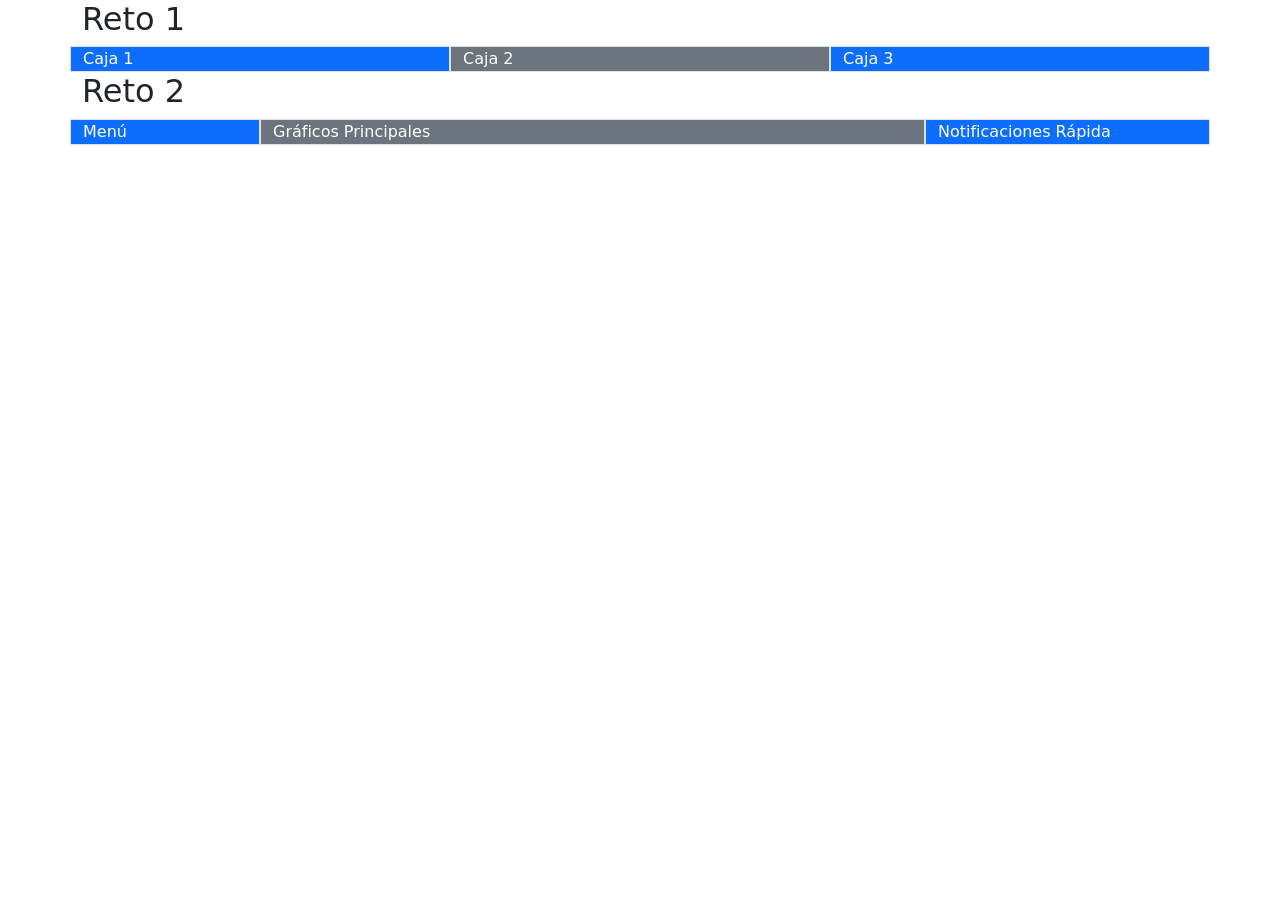
<file: Ejercicio_Rejilla_Boostrap/index.html>
<!DOCTYPE html>
<html lang="es">
<head>
    <meta charset="UTF-8">
    <meta name="viewport" content="width=device-width, initial-scale=1.0">
    <title>Bootstrap</title>
    <link href="https://cdn.jsdelivr.net/npm/bootstrap@5.3.8/dist/css/bootstrap.min.css" rel="stylesheet" integrity="sha384-sRIl4kxILFvY47J16cr9ZwB07vP4J8+LH7qKQnuqkuIAvNWLzeN8tE5YBujZqJLB" crossorigin="anonymous">
</head>
<body>
    <main class="container">

        <h2>Reto 1</h2>
       
        <div class="row">
            <div class="col-12 col-md-6 col-lg-4 bg-primary text-white border">Caja 1</div>
            <div class="col-12 col-md-3 col-lg-4 bg-secondary text-white border">Caja 2</div>
            <div class="col-12 col-md-3 col-lg-4 bg-primary text-white border">Caja 3</div>
        </div>

        <h2>Reto 2</h2>
        
        <div class="row">
            <div class="col-12 col-lg-2 bg-primary text-white border">Menú</div>
            <div class="col-12 col-lg-7 bg-secondary text-white border">Gráficos Principales</div>
            <div class="col-12 col-lg-3 bg-primary text-white border">Notificaciones Rápida</div>
        </div>
    </main>
</body>
</html>
</file>
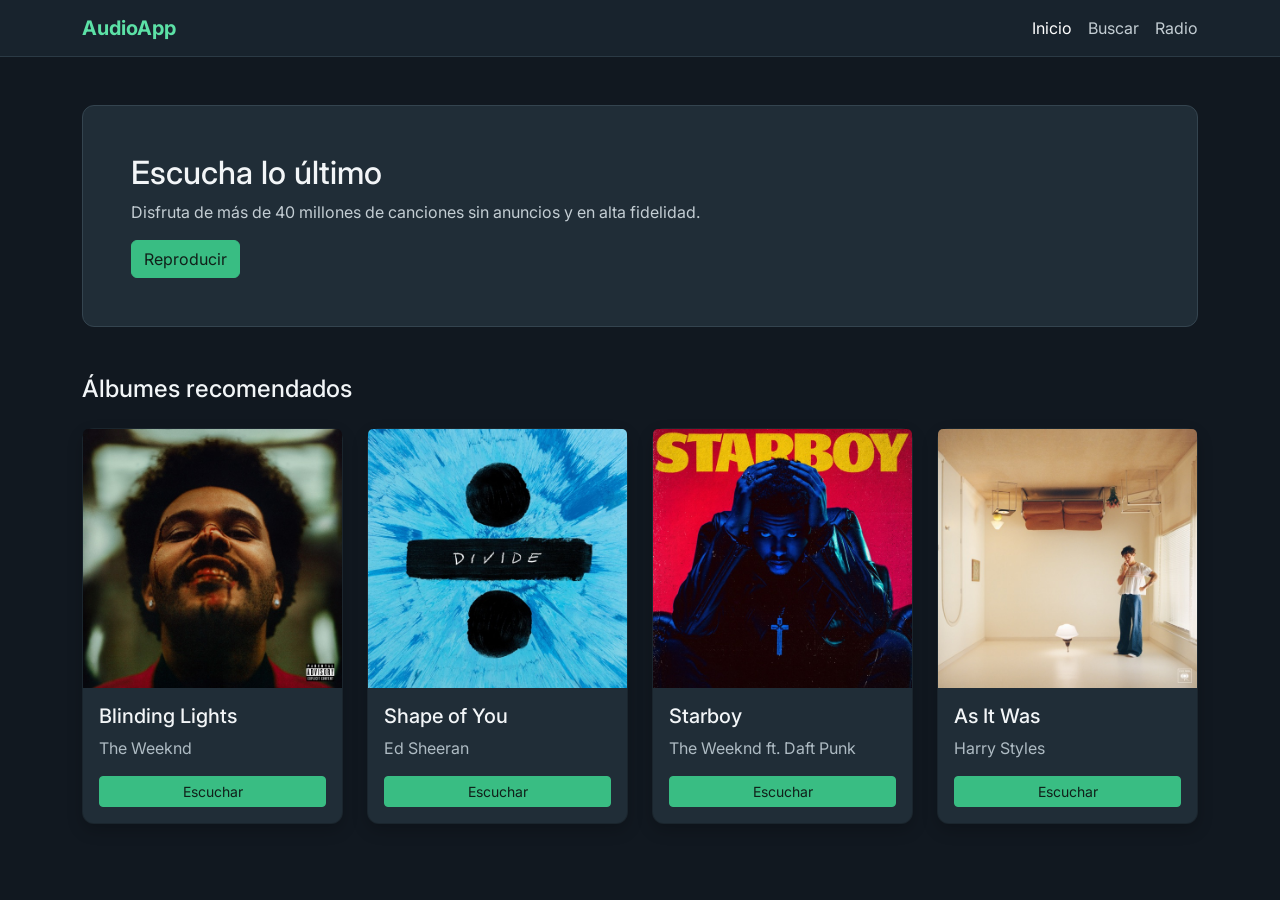
<file: Reto_ejercicio_/index.html>
<!DOCTYPE html>
<html lang="es">

<head>
    <meta charset="UTF-8">
    <meta name="viewport" content="width=device-width, initial-scale=1.0">
    <title>AudioApp - Escucha lo último</title>
    <link href="https://fonts.googleapis.com/css2?family=Inter:wght@400;500;600;700&display=swap" rel="stylesheet">
    <link rel="stylesheet" href="https://cdn.jsdelivr.net/npm/bootstrap@5.3.8/dist/css/bootstrap.min.css">
    <link rel="stylesheet" href="css/custom.css">
</head>

<body class="bg-dark text-light">
    <header>
        <nav class="navbar navbar-dark bg-dark">
            <div class="container">
                <a class="navbar-brand" href= >AudioApp</a>
                <ul class="navbar-nav ms-auto flex-row gap-3">
                    <li class="nav-item">
                        <a class="nav-link active" href= >Inicio</a>
                    </li>
                    <li class="nav-item">
                        <a class="nav-link" href= >Buscar</a>
                    </li>
                    <li class="nav-item">
                        <a class="nav-link" href= >Radio</a>
                    </li>
                </ul>
            </div>
        </nav>
    </header>

    <main class="container py-4 py-md-5">
        <section class="banner bg-secondary text-light border p-4 p-md-5 mb-5" id="inicio">
            <h1 class="h2">Escucha lo último</h1>
            <p>Disfruta de más de 40 millones de canciones sin anuncios y en alta fidelidad.</p>
            <a class="btn btn-success" >Reproducir</a>
        </section>

        <section id="albumes">
            <h2 class="h4 mb-4">Álbumes recomendados</h2>
            <div class="row g-4">
                <article class="col-12 col-sm-6 col-lg-3">
                    <div class="card album-card bg-secondary text-light h-100">
                        <img src="img/blinding-lights.jpg" class="card-img-top">
                        <div class="card-body">
                            <h3 class="card-title h5 mb-2">Blinding Lights</h3>
                            <p class="card-text mb-0">The Weeknd</p>
                            <button type="button" class="btn btn-success btn-sm w-100 mt-3">Escuchar</button>
                        </div>
                    </div>
                </article>
                <article class="col-12 col-sm-6 col-lg-3">
                    <div class="card album-card bg-secondary text-light h-100">
                        <img src="img/shape-of-you.jpg" class="card-img-top">
                        <div class="card-body">
                            <h3 class="card-title h5 mb-2">Shape of You</h3>
                            <p class="card-text mb-0">Ed Sheeran</p>
                            <button type="button" class="btn btn-success btn-sm w-100 mt-3">Escuchar</button>
                        </div>
                    </div>
                </article>
                <article class="col-12 col-sm-6 col-lg-3">
                    <div class="card album-card bg-secondary text-light h-100">
                        <img src="img/starboy.jpg" class="card-img-top">
                        <div class="card-body">
                            <h3 class="card-title h5 mb-2">Starboy</h3>
                            <p class="card-text mb-0">The Weeknd ft. Daft Punk</p>
                            <button type="button" class="btn btn-success btn-sm w-100 mt-3">Escuchar</button>
                        </div>
                    </div>
                </article>
                <article class="col-12 col-sm-6 col-lg-3">
                    <div class="card album-card bg-secondary text-light h-100">
                        <img src="img/as-it-was.jpg" class="card-img-top">
                        <div class="card-body">
                            <h3 class="card-title h5 mb-2">As It Was</h3>
                            <p class="card-text mb-0">Harry Styles</p>
                            <button type="button" class="btn btn-success btn-sm w-100 mt-3">Escuchar</button>
                        </div>
                    </div>
                </article>
            </div>
        </section>
    </main>
</body>

</html>
</file>
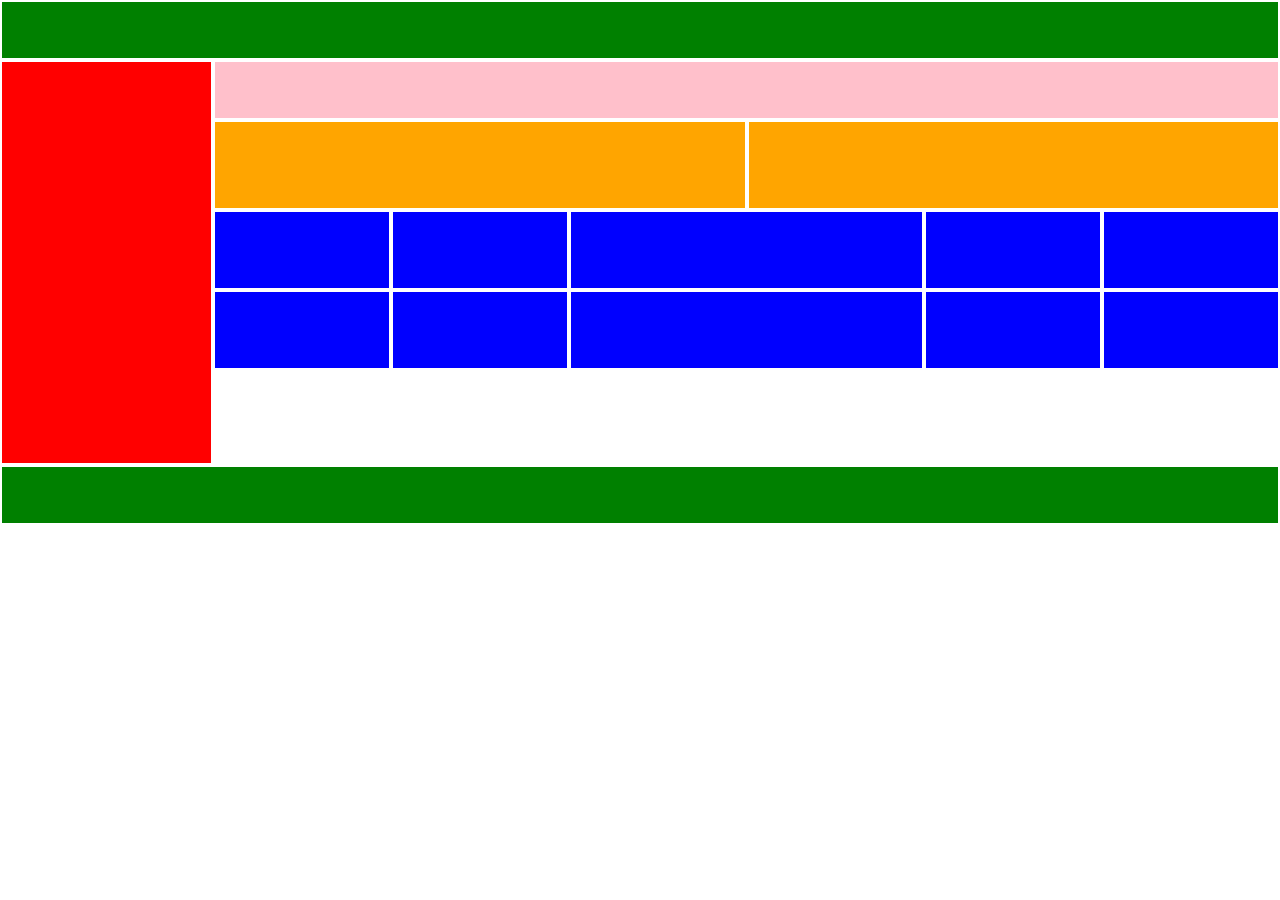
<file: ejercicio1.html>
<!DOCTYPE html>
<html lang="es">

<head>
    <meta charset="UTF-8">
    <meta name="viewport" content="width=device-width, initial-scale=1, shrink-to-fit=no">
    <title>Ejercicio 1 - Diseno responsive Bootstrap</title>
    <link rel="stylesheet" href="https://cdn.jsdelivr.net/npm/bootstrap@5.3.8/dist/css/bootstrap.min.css">
    <style>
        .verde {
            background-color: green;
            border: 2px solid white;
            height: 60px;
        }

        .rojo {
            background-color: red;
            border: 2px solid white;
            height: 45vh;
        }

        .rosa {
            background-color: pink;
            border: 2px solid white;
            height: 60px;
        }

        .naranja {
            background-color: orange;
            border: 2px solid white;
            height: 90px;
        }

        .azul {
            background-color: blue;
            border: 2px solid white;
            height: 80px;
        }
    </style>
</head>

<body>
    <div class="container-fluid">
        <header class="row">
            <div class="col-12 verde"></div>
        </header>

        <main class="row">
            <aside class="col-sm-3 col-md-2 d-none d-sm-block rojo"></aside>

            <section class="col-sm-9 col-md-10 col-12">
                <nav class="row">
                    <div class="col-12 rosa"></div>
                </nav>

                <section class="row">
                    <article class="col-12 col-md-6 naranja"></article>
                    <article class="col-12 col-md-6 naranja"></article>
                </section>

                <section class="row">
                    <article class="col-6 col-sm-4 col-md-2 azul"></article>
                    <article class="col-6 col-sm-4 col-md-2 azul"></article>
                    <article class="col-6 col-sm-4 col-md-4 azul"></article>
                    <article class="col-6 col-sm-4 col-md-2 azul"></article>
                    <article class="col-6 col-sm-4 col-md-2 azul"></article>
                </section>

                <section class="row">
                    <article class="col-6 col-sm-4 col-md-2 azul"></article>
                    <article class="col-6 col-sm-4 col-md-2 azul"></article>
                    <article class="col-6 col-sm-4 col-md-4 azul"></article>
                    <article class="col-6 col-sm-4 col-md-2 azul"></article>
                    <article class="col-6 col-sm-4 col-md-2 azul"></article>
                </section>
            </section>
        </main>

        <footer class="row">
            <div class="col-12 verde"></div>
        </footer>
    </div>
</body>

</html>
</file>
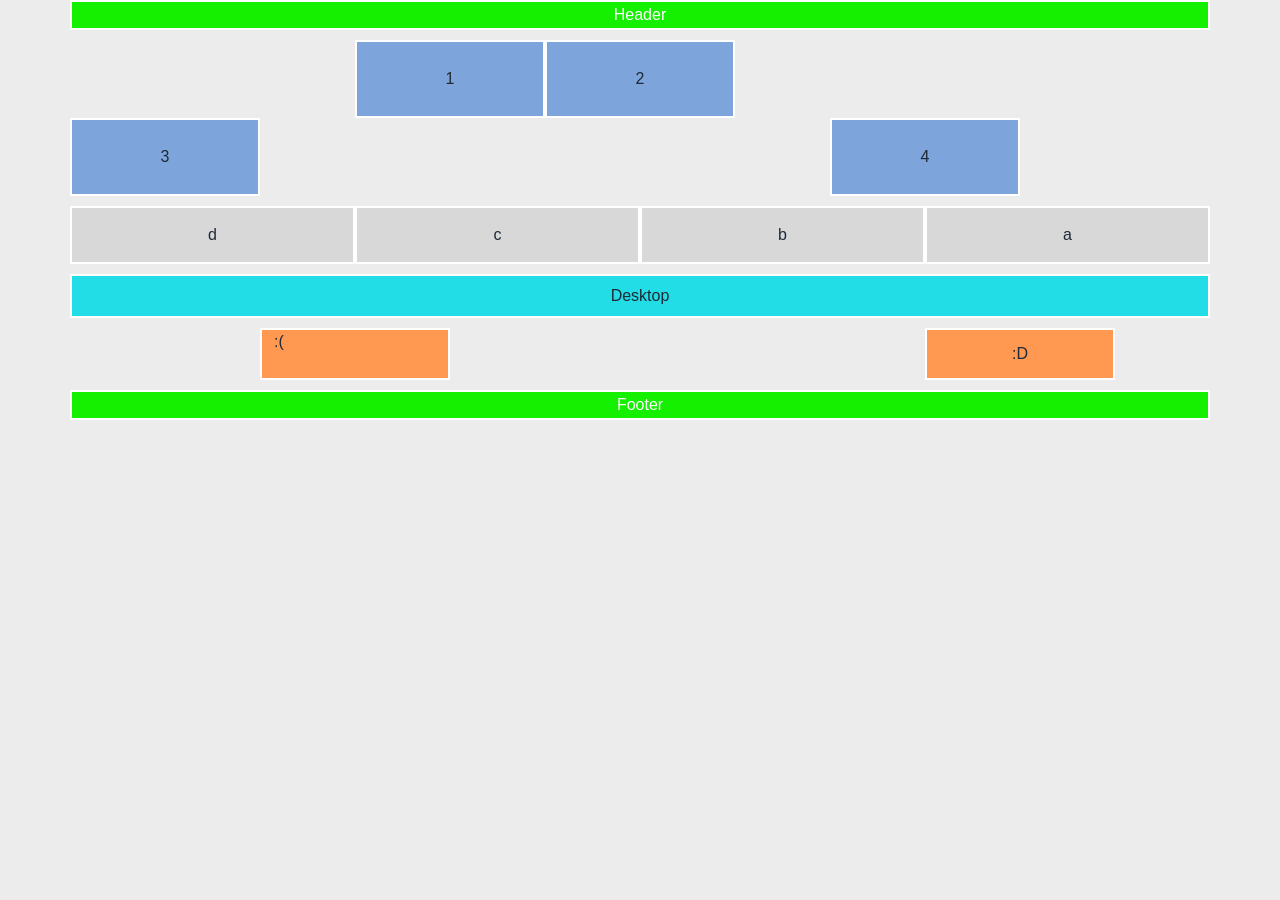
<file: ejercicio2.html>
<!DOCTYPE html>
<html lang="es">

<head>
    <meta charset="UTF-8">
    <meta name="viewport" content="width=device-width, initial-scale=1, shrink-to-fit=no">
    <title>Ejercicio 2 - Offset y ordenacion</title>
    <link rel="stylesheet" href="https://cdn.jsdelivr.net/npm/bootstrap@5.3.8/dist/css/bootstrap.min.css">
    <style>
        body {
            background: #ececec;
            font-family: Arial, sans-serif;
        }

        .fila {
            margin-bottom: 10px;
        }

        .caja {
            border: 2px solid #ffffff;
            min-height: 58px;
            display: flex;
            align-items: center;
            justify-content: center;
            font-weight: 500;
            font-size: 1rem;
            color: #1f2937;
        }

        .header {
            background: #14f000;
            color: #ffffff;
            min-height: 30px;
        }

        .numeros {
            background: #7ea5db;
            min-height: 78px;
        }

        .letras {
            background: #d8d8d8;
        }

        .naranja {
            background: #ff9850;
            min-height: 52px;
        }

        .estado {
            background: #22dce6;
            min-height: 44px;
        }

        .footer {
            background: #14f000;
            color: #ffffff;
            min-height: 30px;
        }

        .titulo {
            text-align: center;
            margin-bottom: 8px;
            font-size: 2rem;
            font-weight: 400;
        }

        @media (max-width: 575.98px) {
            .titulo {
                font-size: 1.7rem;
            }
        }
    </style>
</head>

<body>
    <div class="container">
        <header class="row fila">
            <div class="col-12 caja header">Header</div>
        </header>

        <section class="row fila">
            <div class="col-6 col-sm-3 col-md-2 offset-md-3 caja numeros">1</div>
            <div class="col-6 col-sm-3 col-md-2 caja numeros">2</div>
            <div class="w-100 d-none d-md-block"></div>
            <div class="col-6 col-sm-3 col-md-2 caja numeros">3</div>
            <div class="col-6 col-sm-3 col-md-2 offset-md-6 caja numeros">4</div>
        </section>

        <section class="row fila">
            <div class="col-6 col-sm-3 col-md-3 order-md-4 caja letras">a</div>
            <div class="col-6 col-sm-3 col-md-3 order-md-3 caja letras">b</div>
            <div class="col-6 col-sm-3 col-md-3 order-md-2 caja letras">c</div>
            <div class="col-6 col-sm-3 col-md-3 order-md-1 caja letras">d</div>
        </section>

        <section class="row fila d-none d-md-flex">
            <div class="col-12 caja estado">Desktop</div>
        </section>

        <section class="row fila d-none d-sm-flex d-md-none">
            <div class="col-12 caja estado">Tablet</div>
        </section>

        <section class="row fila d-flex d-sm-none">
            <div class="col-12 caja estado">Mobile</div>
        </section>

        <section class="row fila">
            <div class="col-12 d-none d-sm-block col-sm-6 col-md-2 offset-md-2 order-sm-2 order-md-1 caja naranja">:(</div>
            <div class="col-12 col-sm-6 col-md-2 offset-md-5 order-sm-1 order-md-2 caja naranja">:D</div>
        </section>

        <footer class="row fila d-none d-sm-flex">
            <div class="col-12 caja footer">Footer</div>
        </footer>
    </div>
</body>

</html>
</file>
<file: Reto_ejercicio_/css/custom.css>
body {
    --bs-dark-rgb: 17, 24, 32;
    --bs-light-rgb: 242, 245, 247;
    --bs-secondary-rgb: 32, 45, 55;
    font-family: "Inter", sans-serif;
}

.navbar {
    --bs-dark-rgb: 24, 35, 45;
    border-bottom: 1px solid #2b3a45;
}

.navbar-brand {
    color: #5ce1a6;
    font-weight: 700;
}

.navbar-brand:hover,
.navbar-brand:focus {
    color: #8af0c4;
}

.nav-link {
    color: #c3cdd3;
    transition: color 0.3s ease;
}

.nav-link:hover,
.nav-link:focus,
.nav-link.active {
    color: #5ce1a6;
}

.banner {
    --bs-border-color: #34444f;
    border-radius: 0.75rem;
}

.banner p {
    color: #c3cdd3;
}

.btn-success {
    background-color: #39bd83;
    border-color: #39bd83;
    color: #102019;
}

.btn-success:hover,
.btn-success:focus {
    background-color: #5ce1a6;
    border-color: #5ce1a6;
    color: #102019;
}

.album-card {
    --bs-border-color: #34444f;
    border-radius: 0.75rem;
    box-shadow: 0 0.4rem 1rem rgba(0, 0, 0, 0.2);
    transition: all 0.3s ease;
}

.album-card:hover {
    transform: translateY(-5px);
    box-shadow: 0 0.75rem 1.5rem rgba(0, 0, 0, 0.35);
}

.album-card .card-text {
    color: #aebbc3;
}
</file>
